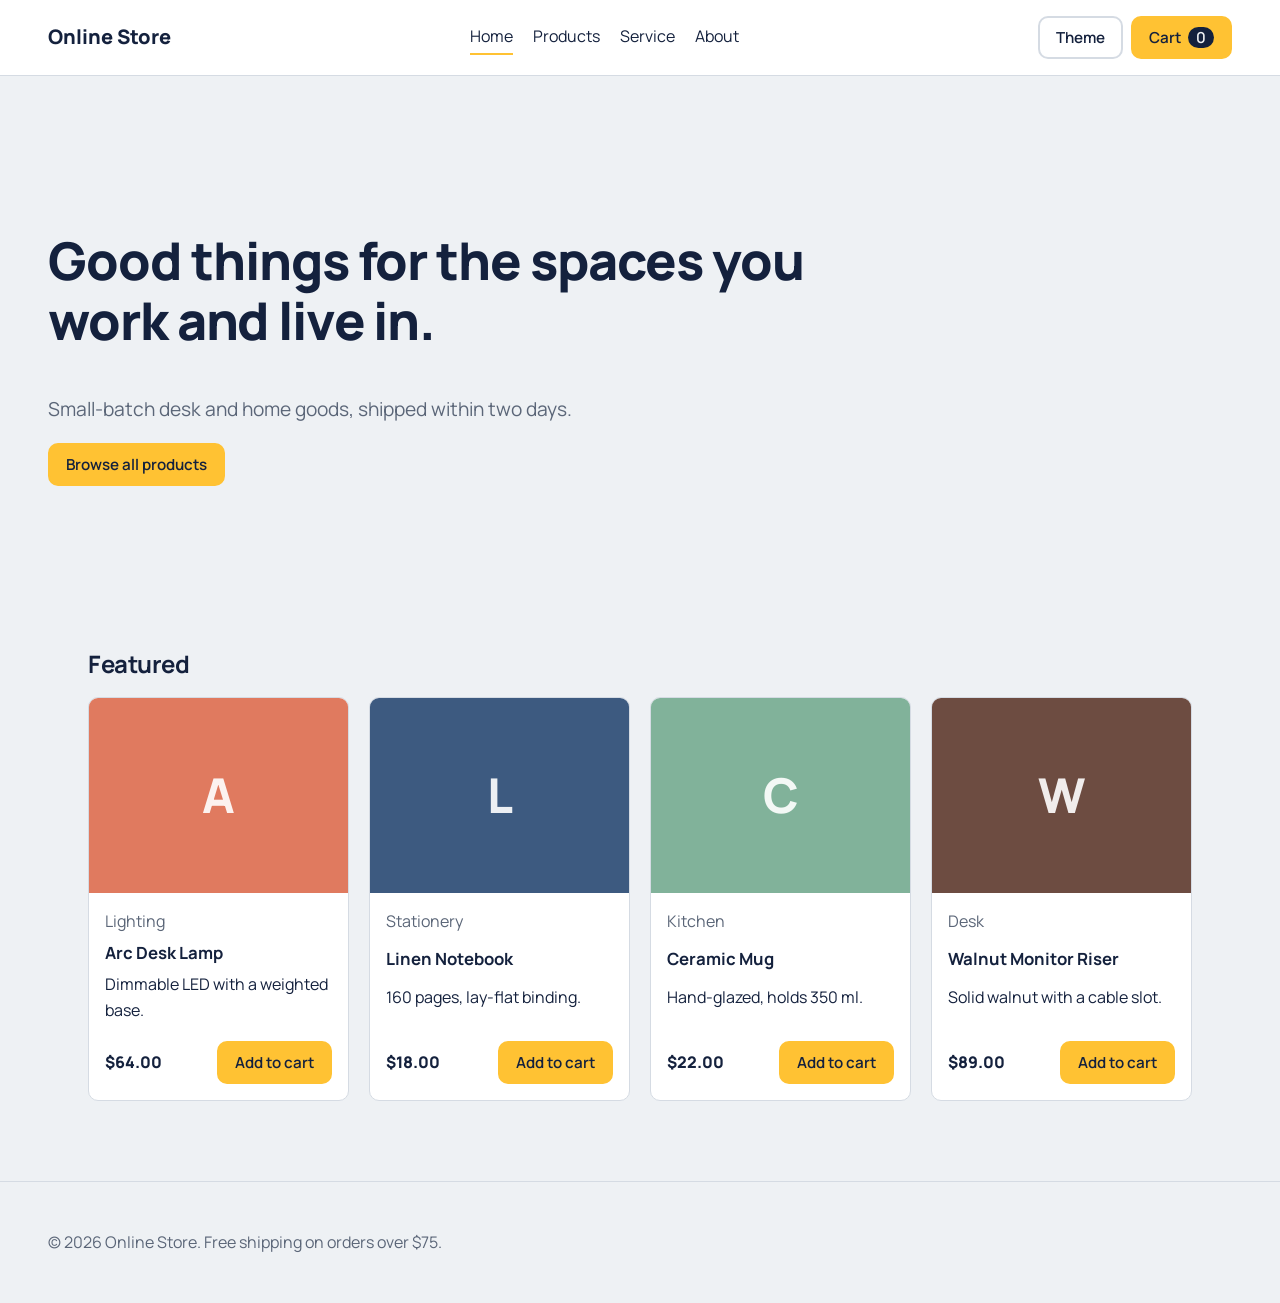
<file: index.html>
<!doctype html>
<html lang="en">
  <head>
    <meta charset="UTF-8" />
    <meta name="viewport" content="width=device-width, initial-scale=1.0" />
    <meta name="description" content="Everyday desk and home goods." />
    <title>Home | Online Store</title>
    <link rel="preconnect" href="https://fonts.googleapis.com" />
    <link
      href="https://fonts.googleapis.com/css2?family=Manrope:wght@400;600;800&display=swap"
      rel="stylesheet"
    />
    <link rel="stylesheet" href="style.css" />
    <script src="script.js" defer></script>
  </head>
  <body data-page="home">
    <a class="skip" href="#main">Skip to content</a>
    <header class="site-header">
      <a class="brand" href="index.html">Online Store</a>
      <nav aria-label="Main">
        <a href="index.html">Home</a>
        <a href="products.html">Products</a>
        <a href="service.html">Service</a>
        <a href="about.html">About</a>
      </nav>
      <div class="actions">
        <button
          id="theme-toggle"
          class="btn ghost"
          type="button"
          aria-label="Toggle dark mode"
        >
          Theme
        </button>
        <button
          id="cart-toggle"
          class="btn"
          type="button"
          aria-haspopup="dialog"
        >
          Cart <span id="cart-count">0</span>
        </button>
      </div>
    </header>
    <main id="main">
      <section class="hero">
        <h1>Good things for the spaces you work and live in.</h1>
        <p>Small-batch desk and home goods, shipped within two days.</p>
        <a class="btn" href="products.html">Browse all products</a>
      </section>
      <section class="wrap">
        <h2>Featured</h2>
        <div
          id="product-grid"
          class="grid"
          data-limit="4"
          aria-live="polite"
        ></div>
      </section>
    </main>
    <footer class="site-footer">
      <p>&copy; 2026 Online Store. Free shipping on orders over $75.</p>
    </footer>
  </body>
</html>
</file>
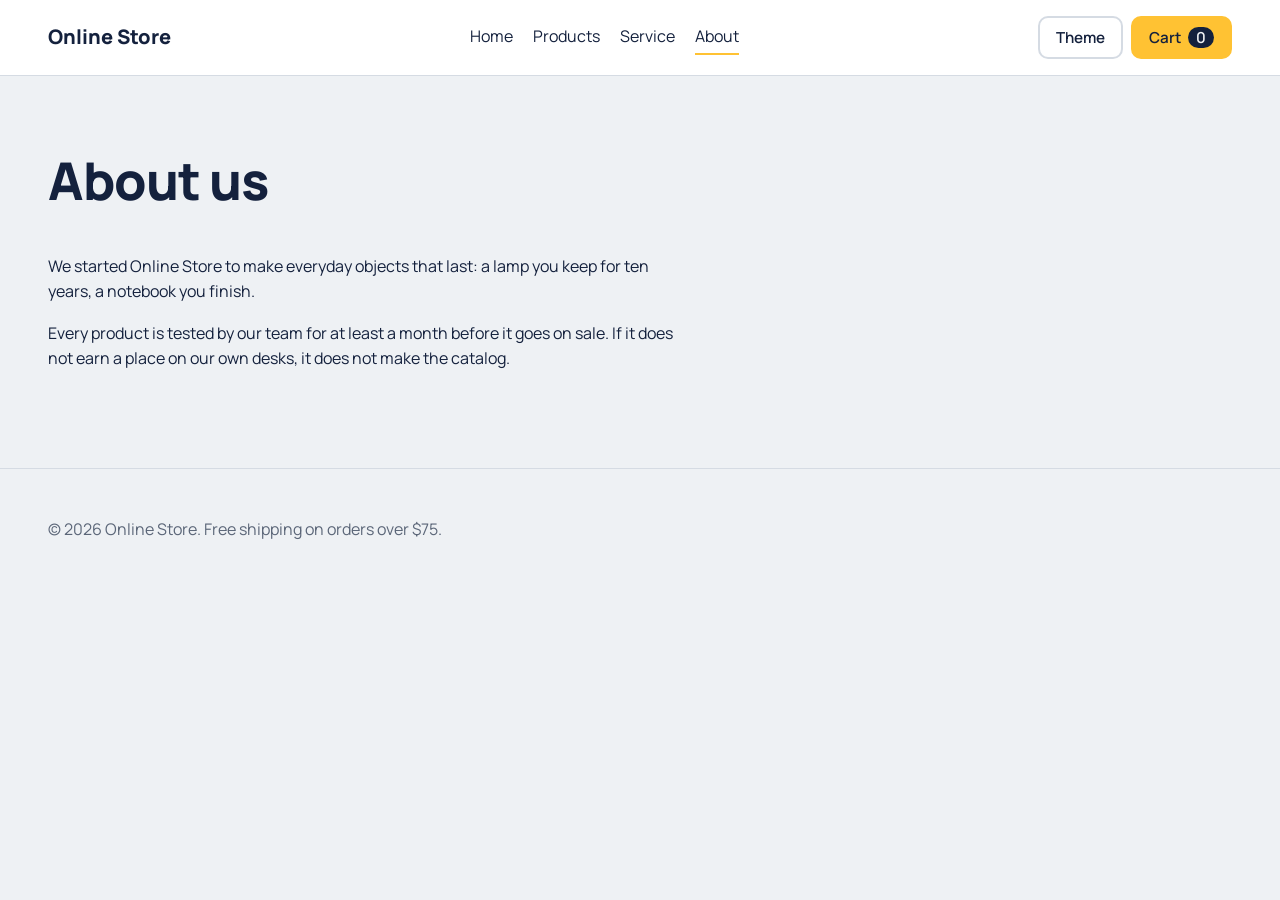
<file: about.html>
<!doctype html>
<html lang="en">
  <head>
    <meta charset="UTF-8" />
    <meta name="viewport" content="width=device-width, initial-scale=1.0" />
    <meta name="description" content="Who we are." />
    <title>About | Online Store</title>
    <link rel="preconnect" href="https://fonts.googleapis.com" />
    <link
      href="https://fonts.googleapis.com/css2?family=Manrope:wght@400;600;800&display=swap"
      rel="stylesheet"
    />
    <link rel="stylesheet" href="style.css" />
    <script src="script.js" defer></script>
  </head>
  <body data-page="about">
    <a class="skip" href="#main">Skip to content</a>
    <header class="site-header">
      <a class="brand" href="index.html">Online Store</a>
      <nav aria-label="Main">
        <a href="index.html">Home</a>
        <a href="products.html">Products</a>
        <a href="service.html">Service</a>
        <a href="about.html">About</a>
      </nav>
      <div class="actions">
        <button
          id="theme-toggle"
          class="btn ghost"
          type="button"
          aria-label="Toggle dark mode"
        >
          Theme
        </button>
        <button
          id="cart-toggle"
          class="btn"
          type="button"
          aria-haspopup="dialog"
        >
          Cart <span id="cart-count">0</span>
        </button>
      </div>
    </header>
    <main id="main">
      <section class="wrap narrow">
        <h1>About us</h1>
        <p>
          We started Online Store to make everyday objects that last: a lamp you
          keep for ten years, a notebook you finish.
        </p>
        <p>
          Every product is tested by our team for at least a month before it
          goes on sale. If it does not earn a place on our own desks, it does
          not make the catalog.
        </p>
      </section>
    </main>
    <footer class="site-footer">
      <p>&copy; 2026 Online Store. Free shipping on orders over $75.</p>
    </footer>
  </body>
</html>
</file>
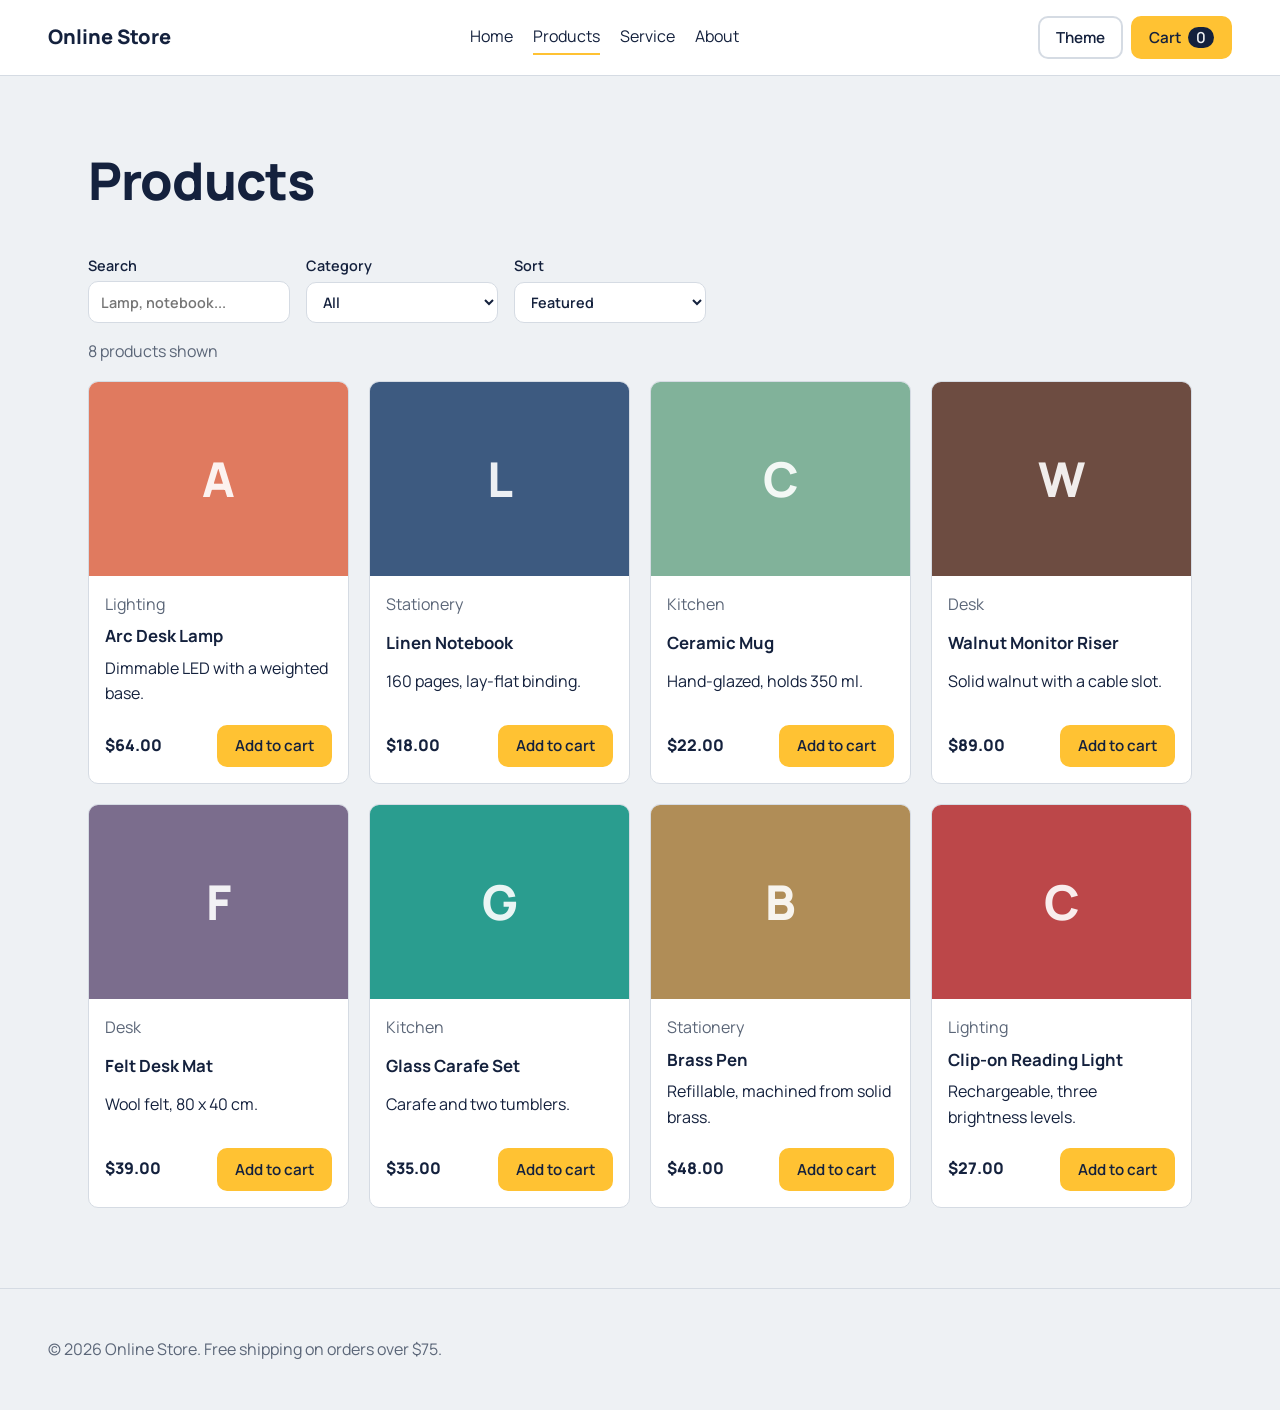
<file: products.html>
<!doctype html>
<html lang="en">
  <head>
    <meta charset="UTF-8" />
    <meta name="viewport" content="width=device-width, initial-scale=1.0" />
    <meta name="description" content="Browse, search and sort every product." />
    <title>Products | Online Store</title>
    <link rel="preconnect" href="https://fonts.googleapis.com" />
    <link
      href="https://fonts.googleapis.com/css2?family=Manrope:wght@400;600;800&display=swap"
      rel="stylesheet"
    />
    <link rel="stylesheet" href="style.css" />
    <script src="script.js" defer></script>
  </head>
  <body data-page="products">
    <a class="skip" href="#main">Skip to content</a>
    <header class="site-header">
      <a class="brand" href="index.html">Online Store</a>
      <nav aria-label="Main">
        <a href="index.html">Home</a>
        <a href="products.html">Products</a>
        <a href="service.html">Service</a>
        <a href="about.html">About</a>
      </nav>
      <div class="actions">
        <button
          id="theme-toggle"
          class="btn ghost"
          type="button"
          aria-label="Toggle dark mode"
        >
          Theme
        </button>
        <button
          id="cart-toggle"
          class="btn"
          type="button"
          aria-haspopup="dialog"
        >
          Cart <span id="cart-count">0</span>
        </button>
      </div>
    </header>
    <main id="main">
      <section class="wrap">
        <h1>Products</h1>
        <form class="controls" role="search" onsubmit="return false;">
          <label
            >Search
            <input id="search" type="search" placeholder="Lamp, notebook..."
          /></label>
          <label
            >Category
            <select id="category">
              <option value="all">All</option>
            </select>
          </label>
          <label
            >Sort
            <select id="sort">
              <option value="featured">Featured</option>
              <option value="price-asc">Price: low to high</option>
              <option value="price-desc">Price: high to low</option>
              <option value="rating">Top rated</option>
            </select>
          </label>
        </form>
        <p id="result-count" class="muted" aria-live="polite"></p>
        <div id="product-grid" class="grid"></div>
      </section>
    </main>
    <footer class="site-footer">
      <p>&copy; 2026 Online Store. Free shipping on orders over $75.</p>
    </footer>
  </body>
</html>
</file>
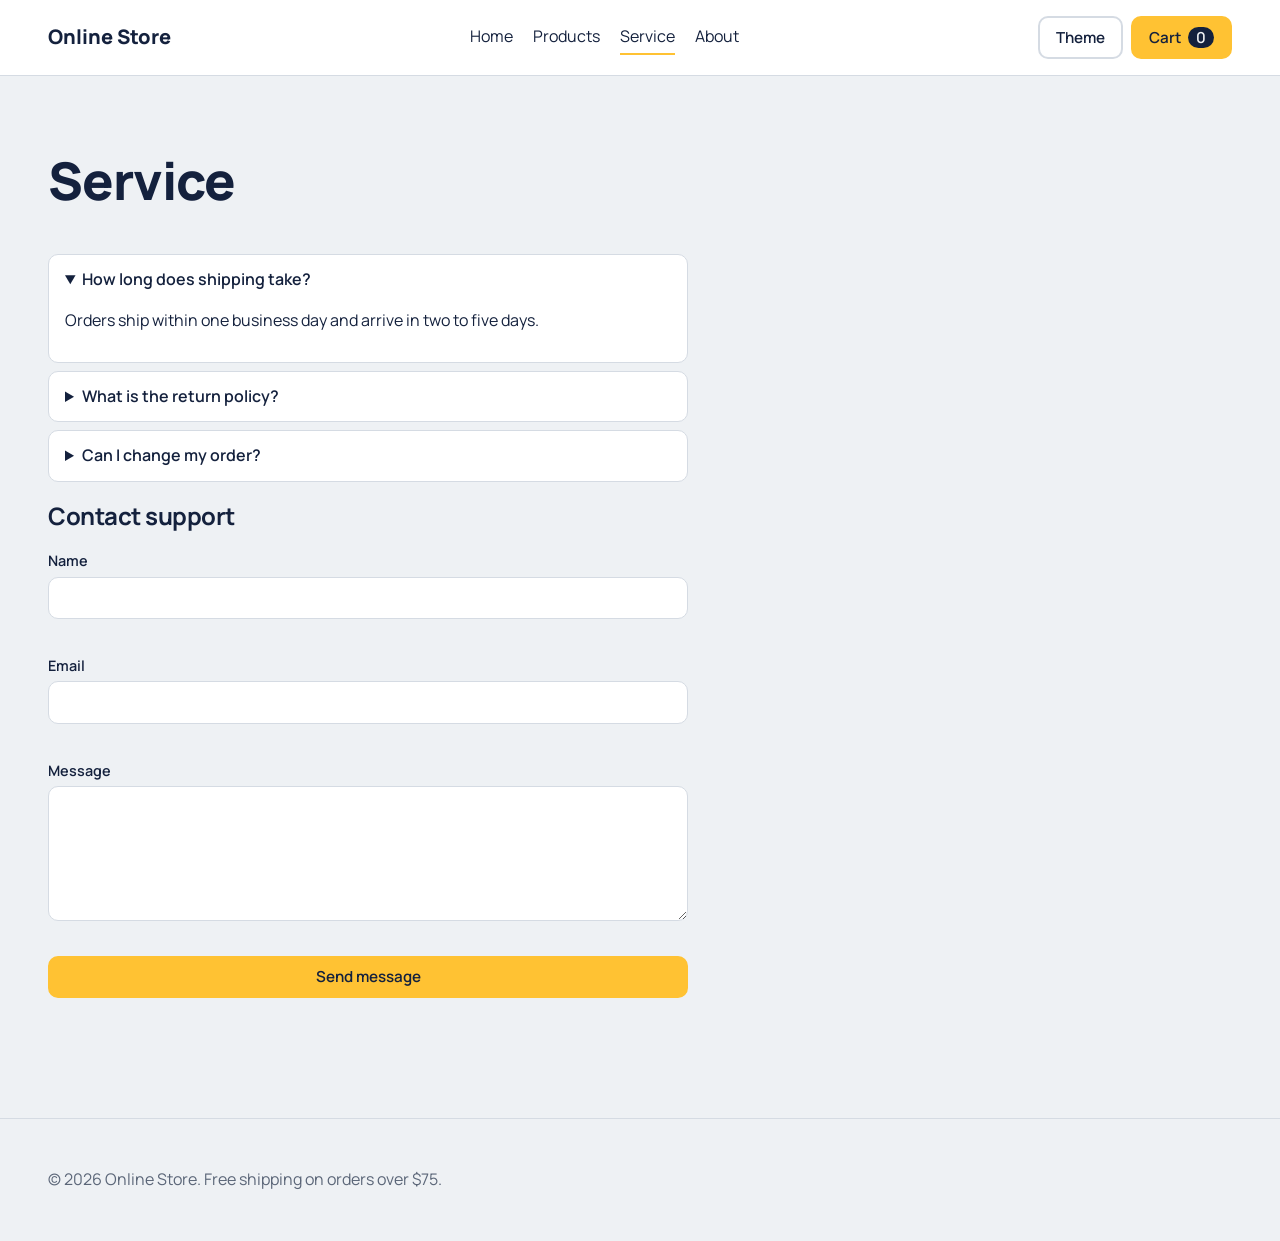
<file: service.html>
<!doctype html>
<html lang="en">
  <head>
    <meta charset="UTF-8" />
    <meta name="viewport" content="width=device-width, initial-scale=1.0" />
    <meta name="description" content="Shipping, returns and support." />
    <title>Service | Online Store</title>
    <link rel="preconnect" href="https://fonts.googleapis.com" />
    <link
      href="https://fonts.googleapis.com/css2?family=Manrope:wght@400;600;800&display=swap"
      rel="stylesheet"
    />
    <link rel="stylesheet" href="style.css" />
    <script src="script.js" defer></script>
  </head>
  <body data-page="service">
    <a class="skip" href="#main">Skip to content</a>
    <header class="site-header">
      <a class="brand" href="index.html">Online Store</a>
      <nav aria-label="Main">
        <a href="index.html">Home</a>
        <a href="products.html">Products</a>
        <a href="service.html">Service</a>
        <a href="about.html">About</a>
      </nav>
      <div class="actions">
        <button
          id="theme-toggle"
          class="btn ghost"
          type="button"
          aria-label="Toggle dark mode"
        >
          Theme
        </button>
        <button
          id="cart-toggle"
          class="btn"
          type="button"
          aria-haspopup="dialog"
        >
          Cart <span id="cart-count">0</span>
        </button>
      </div>
    </header>
    <main id="main">
      <section class="wrap narrow">
        <h1>Service</h1>
        <details open>
          <summary>How long does shipping take?</summary>
          <p>
            Orders ship within one business day and arrive in two to five days.
          </p>
        </details>
        <details>
          <summary>What is the return policy?</summary>
          <p>Return any unused item within 30 days for a full refund.</p>
        </details>
        <details>
          <summary>Can I change my order?</summary>
          <p>Message us within two hours of ordering and we will update it.</p>
        </details>
        <h2>Contact support</h2>
        <form id="contact-form" novalidate>
          <label
            >Name <input name="name" required minlength="2" autocomplete="name"
          /></label>
          <p class="error" data-error-for="name"></p>
          <label
            >Email
            <input name="email" type="email" required autocomplete="email"
          /></label>
          <p class="error" data-error-for="email"></p>
          <label
            >Message
            <textarea
              name="message"
              rows="5"
              required
              minlength="10"
            ></textarea>
          </label>
          <p class="error" data-error-for="message"></p>
          <button class="btn" type="submit">Send message</button>
          <p id="form-status" role="status"></p>
        </form>
      </section>
    </main>
    <footer class="site-footer">
      <p>&copy; 2026 Online Store. Free shipping on orders over $75.</p>
    </footer>
  </body>
</html>
</file>
<file: style.css>
:root {
  --bg: #eef1f4;
  --surface: #fff;
  --text: #14213d;
  --muted: #5b6678;
  --accent: #ffc233;
  --accent-text: #14213d;
  --border: #d5dbe3;
  --danger: #b3261e;
  --radius: 10px;
  --font: "Manrope", system-ui, sans-serif;
}
:root:not([data-theme="light"]) {
  color-scheme: light dark;
}
@media (prefers-color-scheme: dark) {
  :root:not([data-theme="light"]) {
    --bg: #0f1624;
    --surface: #18233a;
    --text: #eef1f4;
    --muted: #9aa6ba;
    --border: #2b3a57;
    --danger: #ff8a80;
  }
}
:root[data-theme="dark"] {
  --bg: #0f1624;
  --surface: #18233a;
  --text: #eef1f4;
  --muted: #9aa6ba;
  --border: #2b3a57;
  --danger: #ff8a80;
}

*,
*::before,
*::after {
  box-sizing: border-box;
}
body {
  margin: 0;
  font: 400 1rem/1.6 var(--font);
  background: var(--bg);
  color: var(--text);
}
h1,
h2 {
  line-height: 1.15;
  letter-spacing: -0.02em;
}
h1 {
  font-size: clamp(2rem, 5vw, 3.25rem);
  font-weight: 800;
}
a {
  color: inherit;
}
:focus-visible {
  outline: 3px solid var(--accent);
  outline-offset: 2px;
}
.skip {
  position: absolute;
  left: -999px;
}
.skip:focus {
  left: 1rem;
  top: 1rem;
  background: var(--accent);
  padding: 0.5rem 1rem;
}
.muted {
  color: var(--muted);
}

.site-header {
  display: flex;
  flex-wrap: wrap;
  gap: 1rem;
  align-items: center;
  justify-content: space-between;
  padding: 1rem clamp(1rem, 4vw, 3rem);
  background: var(--surface);
  border-bottom: 1px solid var(--border);
  position: sticky;
  top: 0;
  z-index: 10;
}
.brand {
  font-weight: 800;
  text-decoration: none;
  font-size: 1.25rem;
}
nav {
  display: flex;
  gap: 1.25rem;
}
nav a {
  text-decoration: none;
  padding: 0.25rem 0;
  border-bottom: 2px solid transparent;
}
nav a:hover,
nav a[aria-current="page"] {
  border-color: var(--accent);
}
.actions {
  display: flex;
  gap: 0.5rem;
}

.btn {
  font: 600 0.95rem var(--font);
  background: var(--accent);
  color: var(--accent-text);
  border: 2px solid var(--accent);
  border-radius: var(--radius);
  padding: 0.55rem 1rem;
  cursor: pointer;
  text-decoration: none;
  display: inline-block;
}
.btn:hover {
  filter: brightness(0.95);
}
.btn.ghost {
  background: transparent;
  color: var(--text);
  border-color: var(--border);
}
.btn[disabled] {
  opacity: 0.5;
  cursor: not-allowed;
}
#cart-count {
  background: var(--text);
  color: var(--bg);
  border-radius: 99px;
  padding: 0 0.5rem;
  margin-left: 0.25rem;
}

.hero {
  padding: clamp(3rem, 10vw, 7rem) clamp(1rem, 4vw, 3rem);
  max-width: 60rem;
}
.hero p {
  font-size: 1.2rem;
  color: var(--muted);
  max-width: 36rem;
}
.wrap {
  padding: 2rem clamp(1rem, 4vw, 3rem);
  max-width: 75rem;
  margin: auto;
}
.narrow {
  max-width: 46rem;
  margin: 0;
}

.controls {
  display: flex;
  flex-wrap: wrap;
  gap: 1rem;
  margin: 1rem 0;
}
label {
  display: grid;
  gap: 0.25rem;
  font-weight: 600;
  font-size: 0.9rem;
}
input,
select,
textarea {
  font: inherit;
  padding: 0.55rem 0.75rem;
  border: 1px solid var(--border);
  border-radius: var(--radius);
  background: var(--surface);
  color: var(--text);
  min-width: 12rem;
}
input[aria-invalid="true"],
textarea[aria-invalid="true"] {
  border-color: var(--danger);
}

.grid {
  display: grid;
  grid-template-columns: repeat(auto-fill, minmax(15rem, 1fr));
  gap: 1.25rem;
}
.card {
  background: var(--surface);
  border: 1px solid var(--border);
  border-radius: var(--radius);
  overflow: hidden;
  display: flex;
  flex-direction: column;
}
.card .swatch {
  aspect-ratio: 4/3;
  display: grid;
  place-items: center;
  font-size: 3rem;
  font-weight: 800;
  color: rgba(255, 255, 255, 0.9);
}
.card .body {
  padding: 1rem;
  display: grid;
  gap: 0.35rem;
  flex: 1;
}
.card h3 {
  margin: 0;
  font-size: 1.05rem;
}
.card .row {
  display: flex;
  justify-content: space-between;
  align-items: center;
  margin-top: auto;
  padding-top: 0.75rem;
}
.price {
  font-weight: 800;
}
.empty {
  grid-column: 1 / -1;
  padding: 2rem;
  border: 2px dashed var(--border);
  border-radius: var(--radius);
  text-align: center;
}

details {
  background: var(--surface);
  border: 1px solid var(--border);
  border-radius: var(--radius);
  padding: 0.75rem 1rem;
  margin-bottom: 0.5rem;
}
summary {
  cursor: pointer;
  font-weight: 600;
}
form#contact-form {
  display: grid;
  gap: 0.5rem;
}
form#contact-form input,
form#contact-form textarea {
  width: 100%;
}
.error {
  color: var(--danger);
  margin: 0;
  min-height: 1.4em;
  font-size: 0.85rem;
}
#form-status {
  font-weight: 600;
}

.drawer {
  position: fixed;
  top: 0;
  right: 0;
  height: 100%;
  width: min(24rem, 100%);
  background: var(--surface);
  border-left: 1px solid var(--border);
  padding: 1.25rem;
  display: flex;
  flex-direction: column;
  gap: 1rem;
  transform: translateX(100%);
  transition: transform 0.25s;
  z-index: 30;
  visibility: hidden;
}
.drawer.open {
  transform: none;
  visibility: visible;
}
.backdrop {
  position: fixed;
  inset: 0;
  background: rgba(0, 0, 0, 0.45);
  z-index: 20;
}
.backdrop[hidden] {
  display: none;
}
.drawer ul {
  list-style: none;
  padding: 0;
  margin: 0;
  overflow: auto;
  flex: 1;
  display: grid;
  gap: 0.75rem;
  align-content: start;
}
.drawer li {
  display: grid;
  grid-template-columns: 1fr auto;
  gap: 0.25rem;
  border-bottom: 1px solid var(--border);
  padding-bottom: 0.75rem;
}
.qty {
  display: flex;
  gap: 0.35rem;
  align-items: center;
}
.qty button {
  width: 2rem;
  height: 2rem;
  border-radius: 50%;
  border: 1px solid var(--border);
  background: transparent;
  color: var(--text);
  cursor: pointer;
}
.total {
  display: flex;
  justify-content: space-between;
  font-weight: 800;
  font-size: 1.1rem;
}

.site-footer {
  padding: 2rem clamp(1rem, 4vw, 3rem);
  color: var(--muted);
  border-top: 1px solid var(--border);
  margin-top: 3rem;
}
@media (prefers-reduced-motion: reduce) {
  .drawer {
    transition: none;
  }
}
@media (max-width: 40rem) {
  nav {
    order: 3;
    width: 100%;
    justify-content: space-between;
  }
}
</file>
